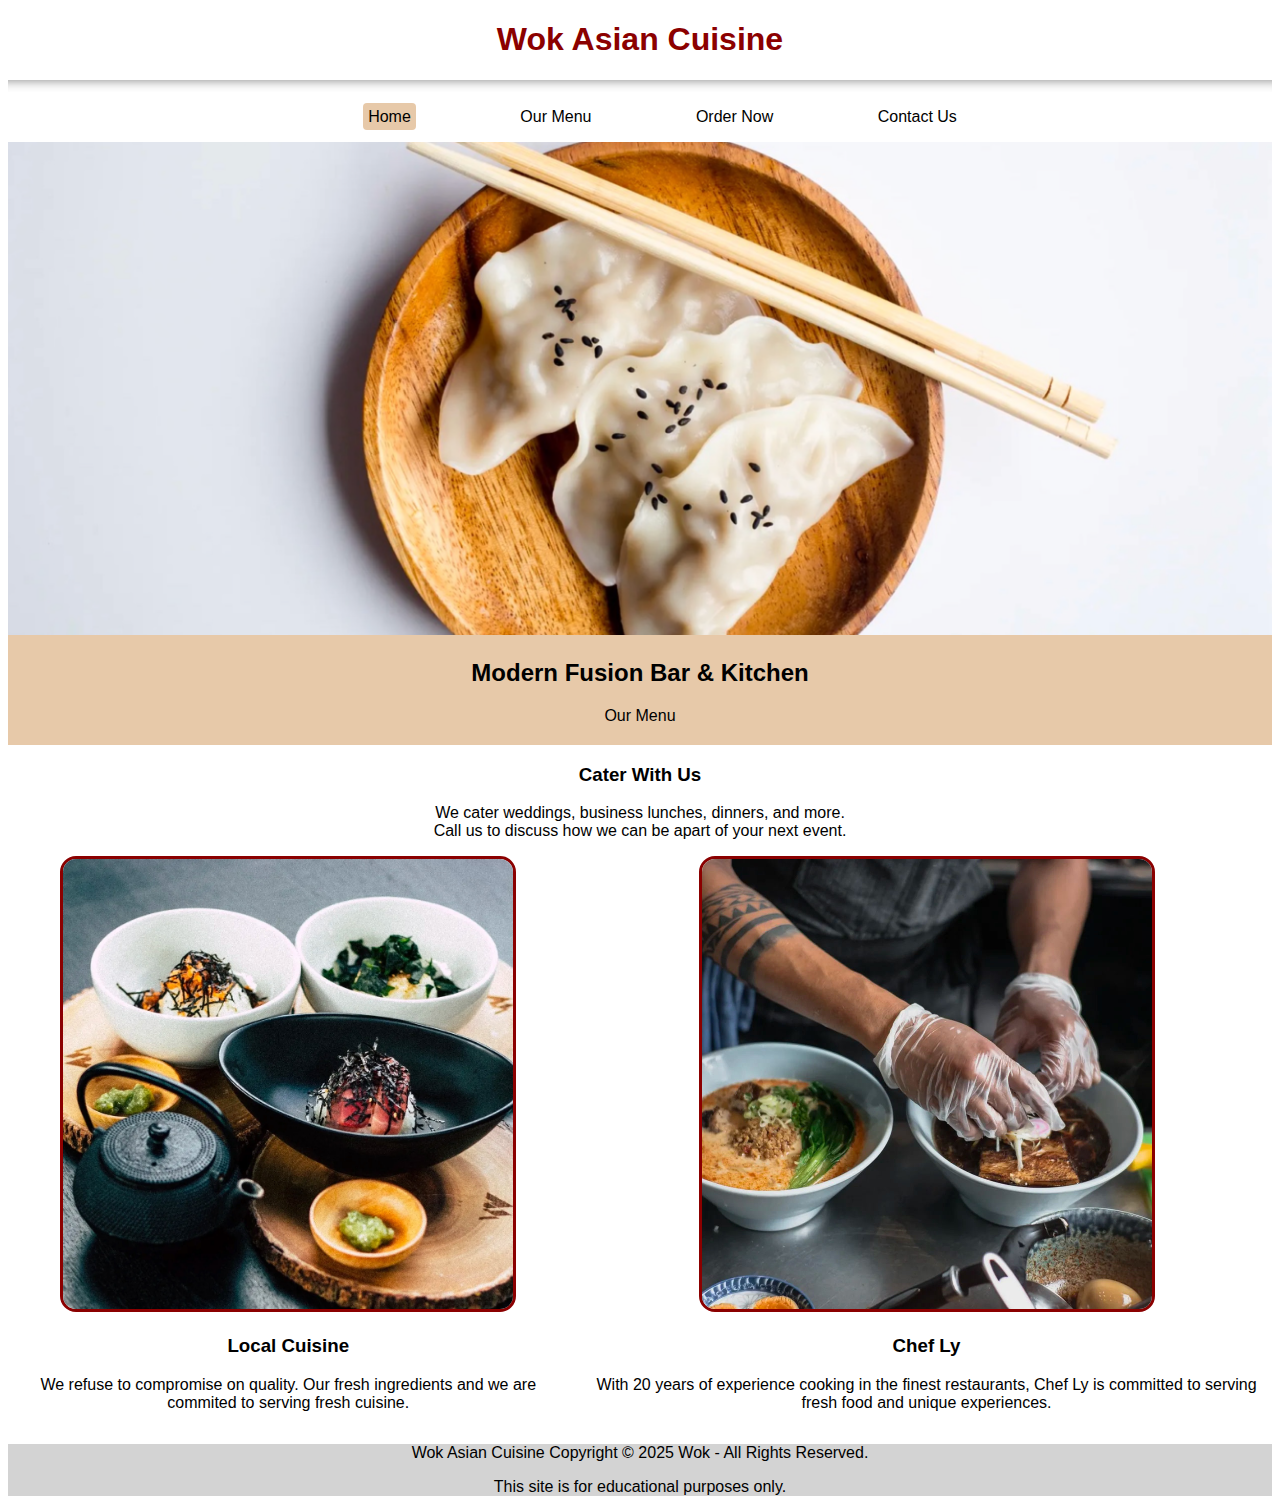
<file: wok-cuisine/index.html>
<!DOCTYPE html>
<html lang="en">
  <head>
    <meta charset="UTF-8" />
    <meta http-equiv="X-UA-Compatible" content="IE=edge" />
    <meta name="viewport" content="width=device-width, initial-scale=1.0" />
    <meta name="author" content="Brittany Miller" />
    <meta
      name="description"
      content="A really cool place to eat if you like asian cuisine. Wok asain cuisine"
    />
    <title>Wok Asian Cuisine</title>
    <link rel="icon" href="favicon.ico" type="image/x-icon"/>
    <link rel="stylesheet" href="styles.css"/>
  </head>
  <body>
    <header>
      <h1><a href="index.html">Wok Asian Cuisine</a></h1>
      <hr>
      <nav>
        <ul>
          <li class="nav active-page"><a href="index.html">Home</a></li>
          <li class="nav"><a href="#">Our Menu</a></li>
          <li class="nav"><a href="#">Order Now</a></li>
          <li class="nav"><a href="contact.html">Contact Us</a></li>
        </ul>
      </nav>
    </header>
    <main>
      <section class="topSection">
        <img
          src="header-img.png"
          alt="Picture of dumplings"
          class="dumplings"
        />
        <h2>Modern Fusion Bar & Kitchen</h2>
        <a href="#" class="ourMenu">Our Menu</a>
      </section>
      <h3>Cater With Us</h3>
      <p>
        We cater weddings, business lunches, dinners, and more. <br />
        Call us to discuss how we can be apart of your next event.
      </p>
      <section class="comboSection">
        <section class="lowerSection lowerOne">
          <img src="local.jpg" alt="Picture of a three course meal"/>
          <h3>Local Cuisine</h3>
          <p>
            We refuse to compromise on quality. Our fresh ingredients and we
            are commited to serving fresh cuisine.
          </p>
        </section>

        <section class="lowerSection">
          <img src="chef.jpg" alt="Chef Ly making food." />
          <h3>Chef Ly</h3>
          <p>
            With 20 years of experience cooking in the finest restaurants, Chef
            Ly is committed to serving fresh food and unique experiences.
          </p>
        </section>
      </section>
    </main>
    <footer>
      <p>Wok Asian Cuisine Copyright &copy; 2025 Wok - All Rights Reserved.</p>
      <p>This site is for educational purposes only.</p>
    </footer>
  </body>
</html>
</file>
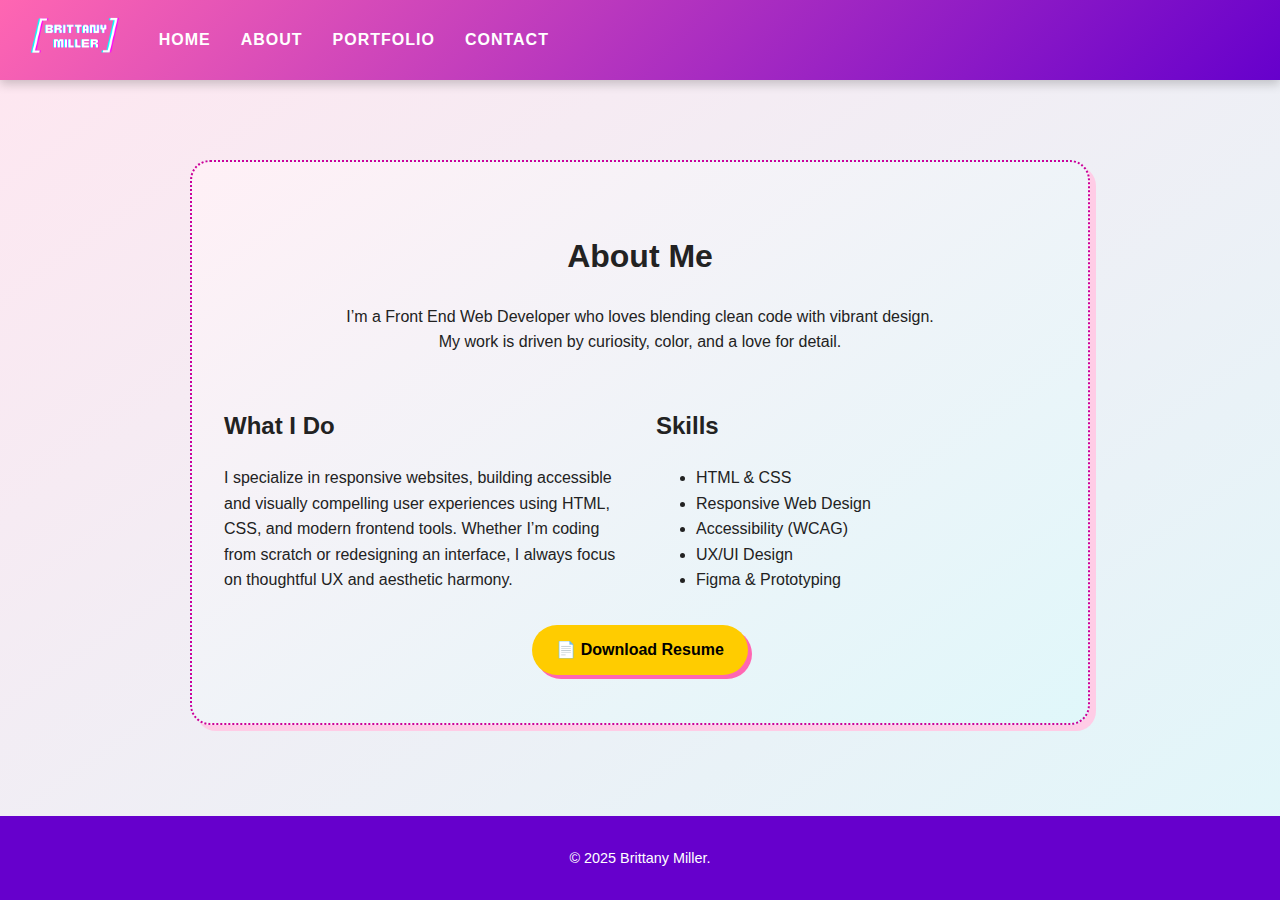
<file: about.html>
<!DOCTYPE html>
<html lang="en">
<head>
  <meta charset="UTF-8">
  <title>About Me | Brittany Miller</title>
  <link rel="stylesheet" href="style.css">
</head>
<body>
  <header>
    <nav>
       <a href="index.html" class="logo">
      <img src="images/logo.png" alt="My Portfolio Logo">
    </a>
      <a href="index.html">Home</a>
      <a href="about.html">About</a>
      <a href="portfolio.html">Portfolio</a>
      <a href="contact.html">Contact</a>
    </nav>
  </header>

  <main>
<main>
  <section class="about-section">
    <h1>About Me</h1>
    <p class="intro">I’m a Front End Web Developer who loves blending clean code with vibrant design. </br> My work is driven by curiosity, color, and a love for detail.</p>

    <div class="about-columns">
      <div class="bio">
        <h2>What I Do</h2>
        <p>I specialize in responsive websites, building accessible and visually compelling user experiences using HTML, CSS, and modern frontend tools. Whether I’m coding from scratch or redesigning an interface, I always focus on thoughtful UX and aesthetic harmony.</p>
      </div>

      <div class="skills">
        <h2>Skills</h2>
        <ul>
          <li>HTML & CSS</li>
          <li>Responsive Web Design</li>
          <li>Accessibility (WCAG)</li>
          <li>UX/UI Design</li>
          <li>Figma & Prototyping</li>
        </ul>
      </div>
    </div>

    <a href="Brittany Miller Resume.pdf" target="_blank" rel="noopener noreferrer" class="btn resume-btn">📄 Download Resume</a>
  </section>
</main>

  </main>

  <footer>
    <p>&copy; 2025 Brittany Miller.</p>
  </footer>
</body>
</html>
</file>
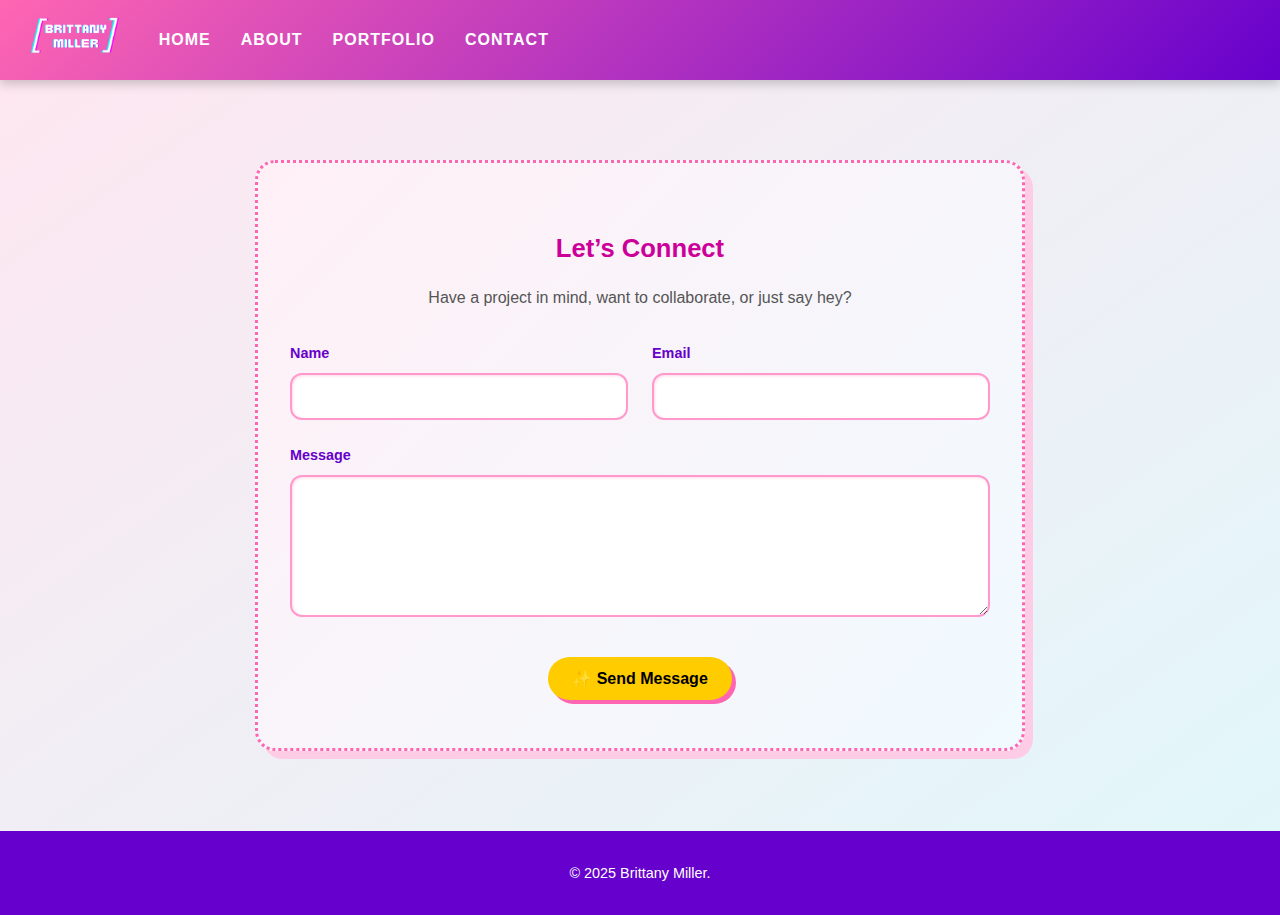
<file: contact.html>
<!DOCTYPE html>
<html lang="en">
<head>
  <meta charset="UTF-8" />
  <meta name="viewport" content="width=device-width, initial-scale=1.0"/>
  <title>Contact | Brittany Miller</title>
  <link rel="stylesheet" href="style.css" />
  <link href="https://fonts.googleapis.com/css2?family=Press+Start+2P&family=Montserrat:wght@400;700&display=swap" rel="stylesheet">
</head>
<body>
  <header>
    <nav>
       <a href="index.html" class="logo">
      <img src="images/logo.png" alt="My Portfolio Logo">
    </a>
      <a href="index.html">Home</a>
      <a href="about.html">About</a>
      <a href="portfolio.html">Portfolio</a>
      <a href="contact.html">Contact</a>
    </nav>
  </header>

  <main>
    <section class="contact-section">
  <h1>Let’s Connect</h1>
  <p>Have a project in mind, want to collaborate, or just say hey?</p>

  <form class="contact-form" action="mailto:your-email@example.com" method="POST" enctype="text/plain">
    <div class="form-group">
      <label for="name">Name</label>
      <input type="text" id="name" name="name" required />
    </div>

    <div class="form-group">
      <label for="email">Email</label>
      <input type="email" id="email" name="email" required />
    </div>

    <div class="form-group full-width">
      <label for="message">Message</label>
      <textarea id="message" name="message" rows="6" required></textarea>
    </div>

    <button type="submit" class="btn">✨ Send Message</button>
  </form>
</section>

  </main>

  <footer>
    <p>&copy; 2025 Brittany Miller.</p>
  </footer>
</body>
</html>
</file>
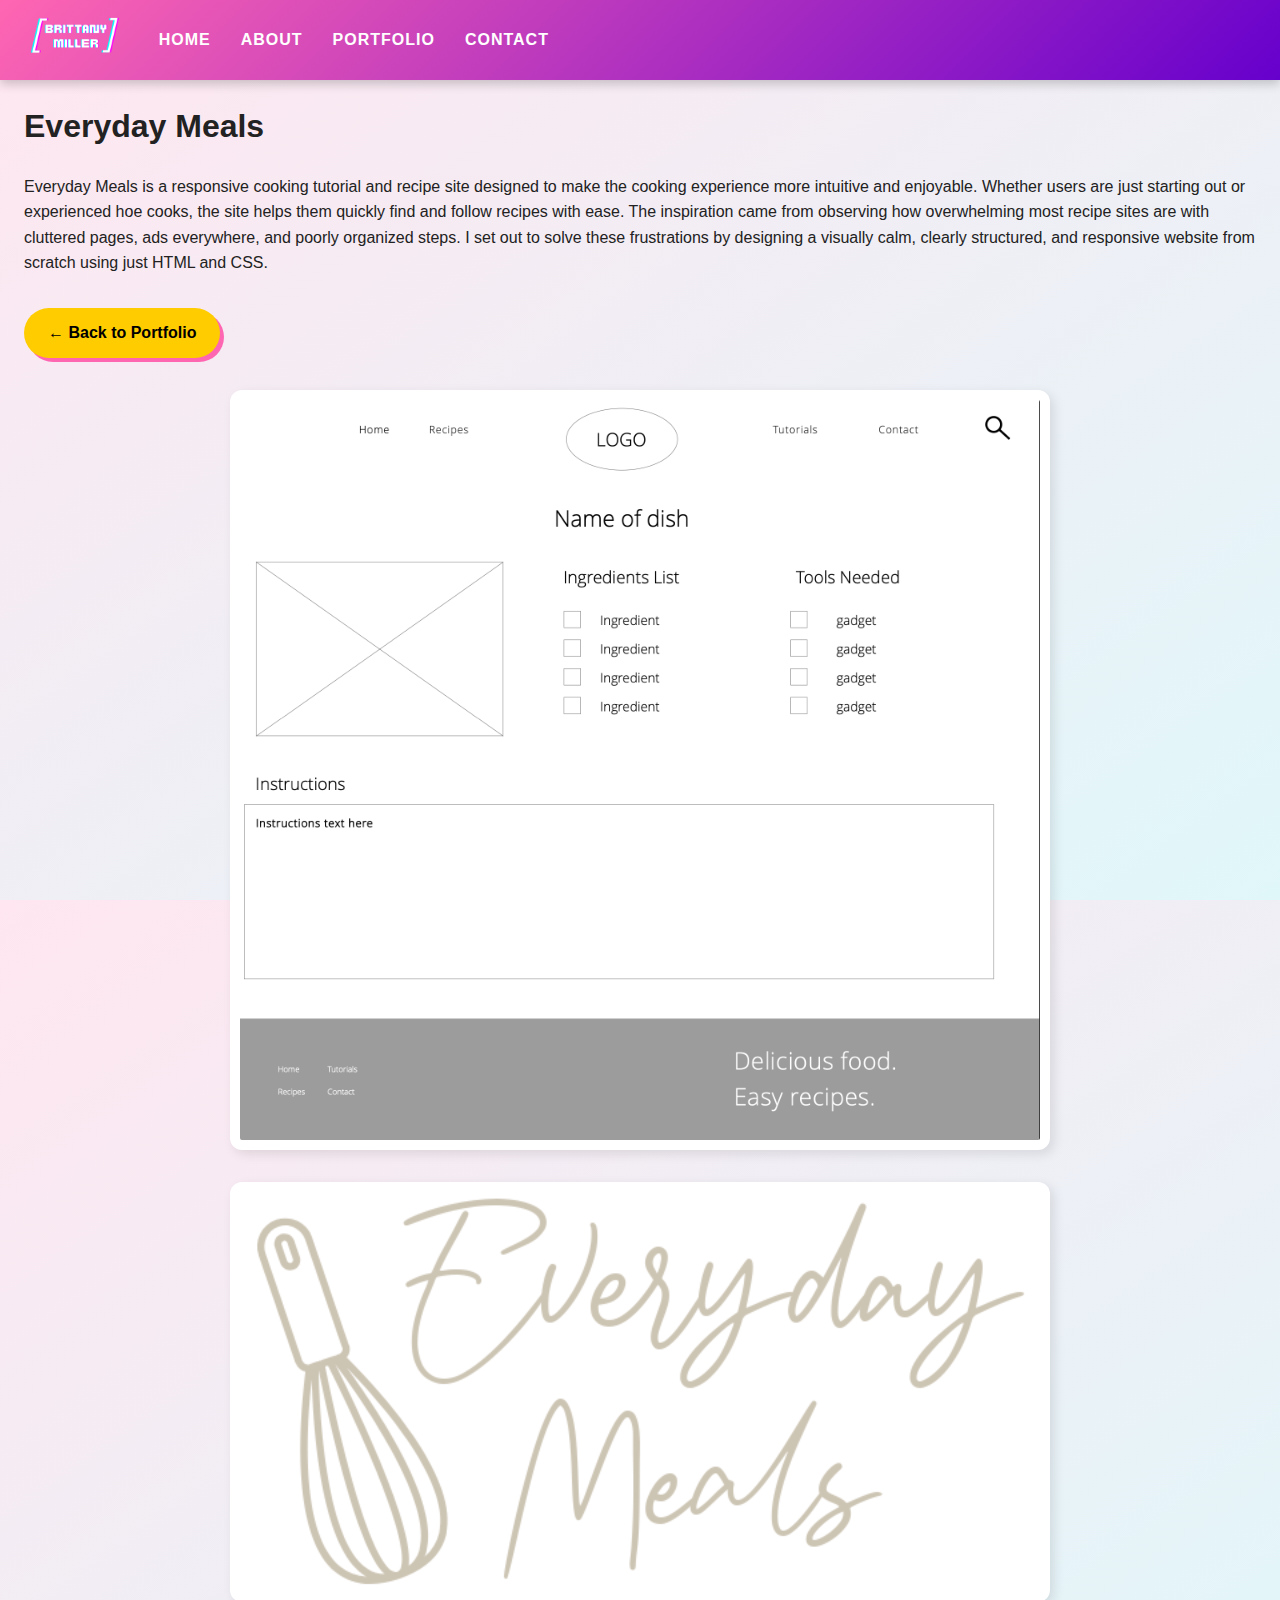
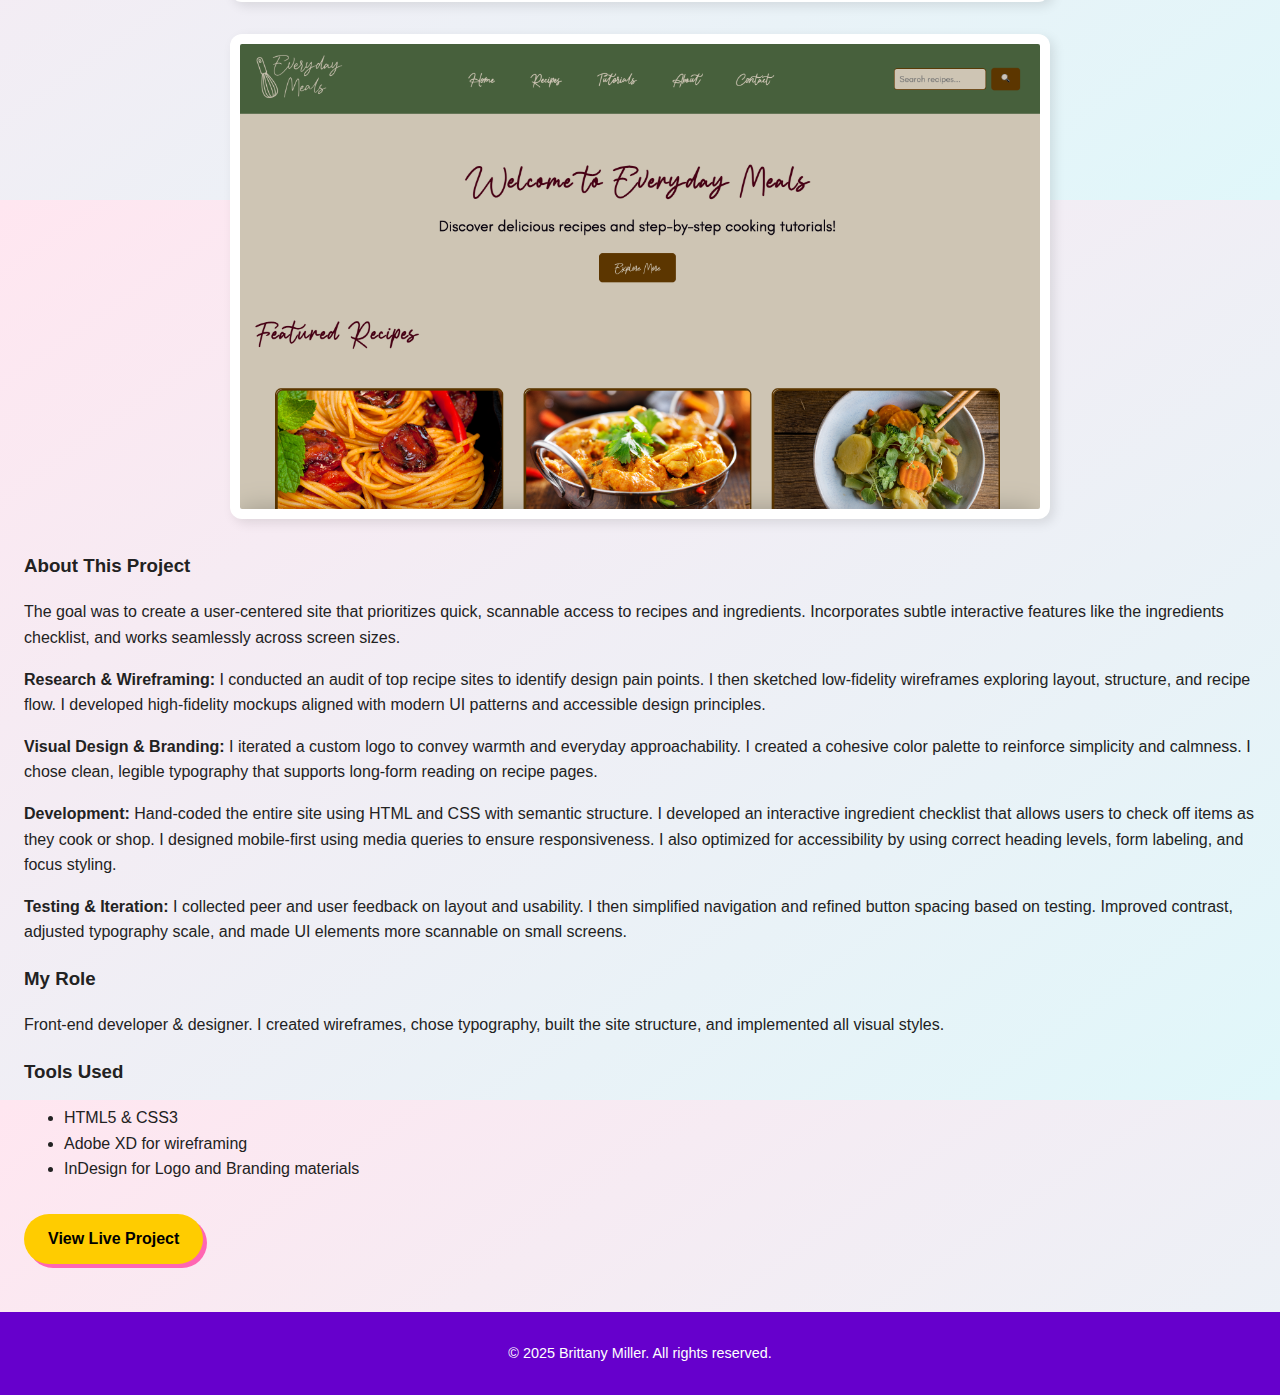
<file: everyday-meals.html>
<!DOCTYPE html>
<html lang="en">
<head>
  <meta charset="UTF-8" />
  <meta name="viewport" content="width=device-width, initial-scale=1.0" />
  <title>Everyday Meals | Brittany Miller</title>
  <link rel="stylesheet" href="style.css" />
</head>
<body>
  <header>
    <nav>
       <a href="index.html" class="logo">
      <img src="images/logo.png" alt="My Portfolio Logo">
    </a>
      <a href="index.html">Home</a>
      <a href="about.html">About</a>
      <a href="portfolio.html">Portfolio</a>
      <a href="contact.html">Contact</a>
    </nav>
  </header>

  <main>
    <section class="project-hero">
      <div class="container">
        <h1>Everyday Meals</h1>
        <p>Everyday Meals is a responsive cooking tutorial and recipe site designed to make the
cooking experience more intuitive and enjoyable. Whether users are just starting out or
experienced hoe cooks, the site helps them quickly find and follow recipes with ease.
The inspiration came from observing how overwhelming most recipe sites are with
cluttered pages, ads everywhere, and poorly organized steps. I set out to solve these
frustrations by designing a visually calm, clearly structured, and responsive website
from scratch using just HTML and CSS.</p>
        <a href="portfolio.html" class="btn">← Back to Portfolio</a>
      </div>
    </section>

    <section class="project-detail">
      <div class="container">
        <img src="images/meals-wireframe.png" alt="Everyday Meals Mockup" class="project-image" />
        <img src="images/meals-thumbnail.png" alt="Everyday Meals Logo" class="project-image" />
        <img src="images/meals-homepage.png" alt="Everyday Meals Homepage" class="project-image" />
         
        <h3>About This Project</h3>
        <p>The goal was to create a user-centered site that prioritizes quick, scannable access to
recipes and ingredients. Incorporates subtle interactive features like the ingredients
checklist, and works seamlessly across screen sizes.</p>
<p><strong>Research & Wireframing:</strong> I conducted an audit of top recipe sites to identify design pain
points. I then sketched low-fidelity wireframes exploring layout, structure, and recipe
flow. I developed high-fidelity mockups aligned with modern UI patterns and accessible
design principles.</p>
<p><strong>Visual Design & Branding:</strong> I iterated a custom logo to convey warmth and everyday
approachability. I created a cohesive color palette to reinforce simplicity and calmness.
I chose clean, legible typography that supports long-form reading on recipe pages.</p>
<p><strong>Development:</strong> Hand-coded the entire site using HTML and CSS with semantic structure.
I developed an interactive ingredient checklist that allows users to check off items as
they cook or shop. I designed mobile-first using media queries to ensure
responsiveness. I also optimized for accessibility by using correct heading levels, form
labeling, and focus styling.</p>
<p><strong>Testing & Iteration:</strong> I collected peer and user feedback on layout and usability. I then
simplified navigation and refined button spacing based on testing. Improved contrast,
adjusted typography scale, and made UI elements more scannable on small screens.</p>
        
        <h3>My Role</h3>
        <p>Front-end developer & designer. I created wireframes, chose typography, built the site structure, and implemented all visual styles.</p>
        
        <h3>Tools Used</h3>
        <ul>
          <li>HTML5 & CSS3</li>
          <li>Adobe XD for wireframing</li>
          <li>InDesign for Logo and Branding materials</li>
        </ul>
        
        <a href="https://bmille85.github.io/Everyday-Meals/" target="_blank" rel="noopener noreferrer" class="btn">View Live Project</a>
      </div>
    </section>
  </main>

  <footer>
    <p>&copy; 2025 Brittany Miller. All rights reserved.</p>
  </footer>
</body>
</html>
</file>
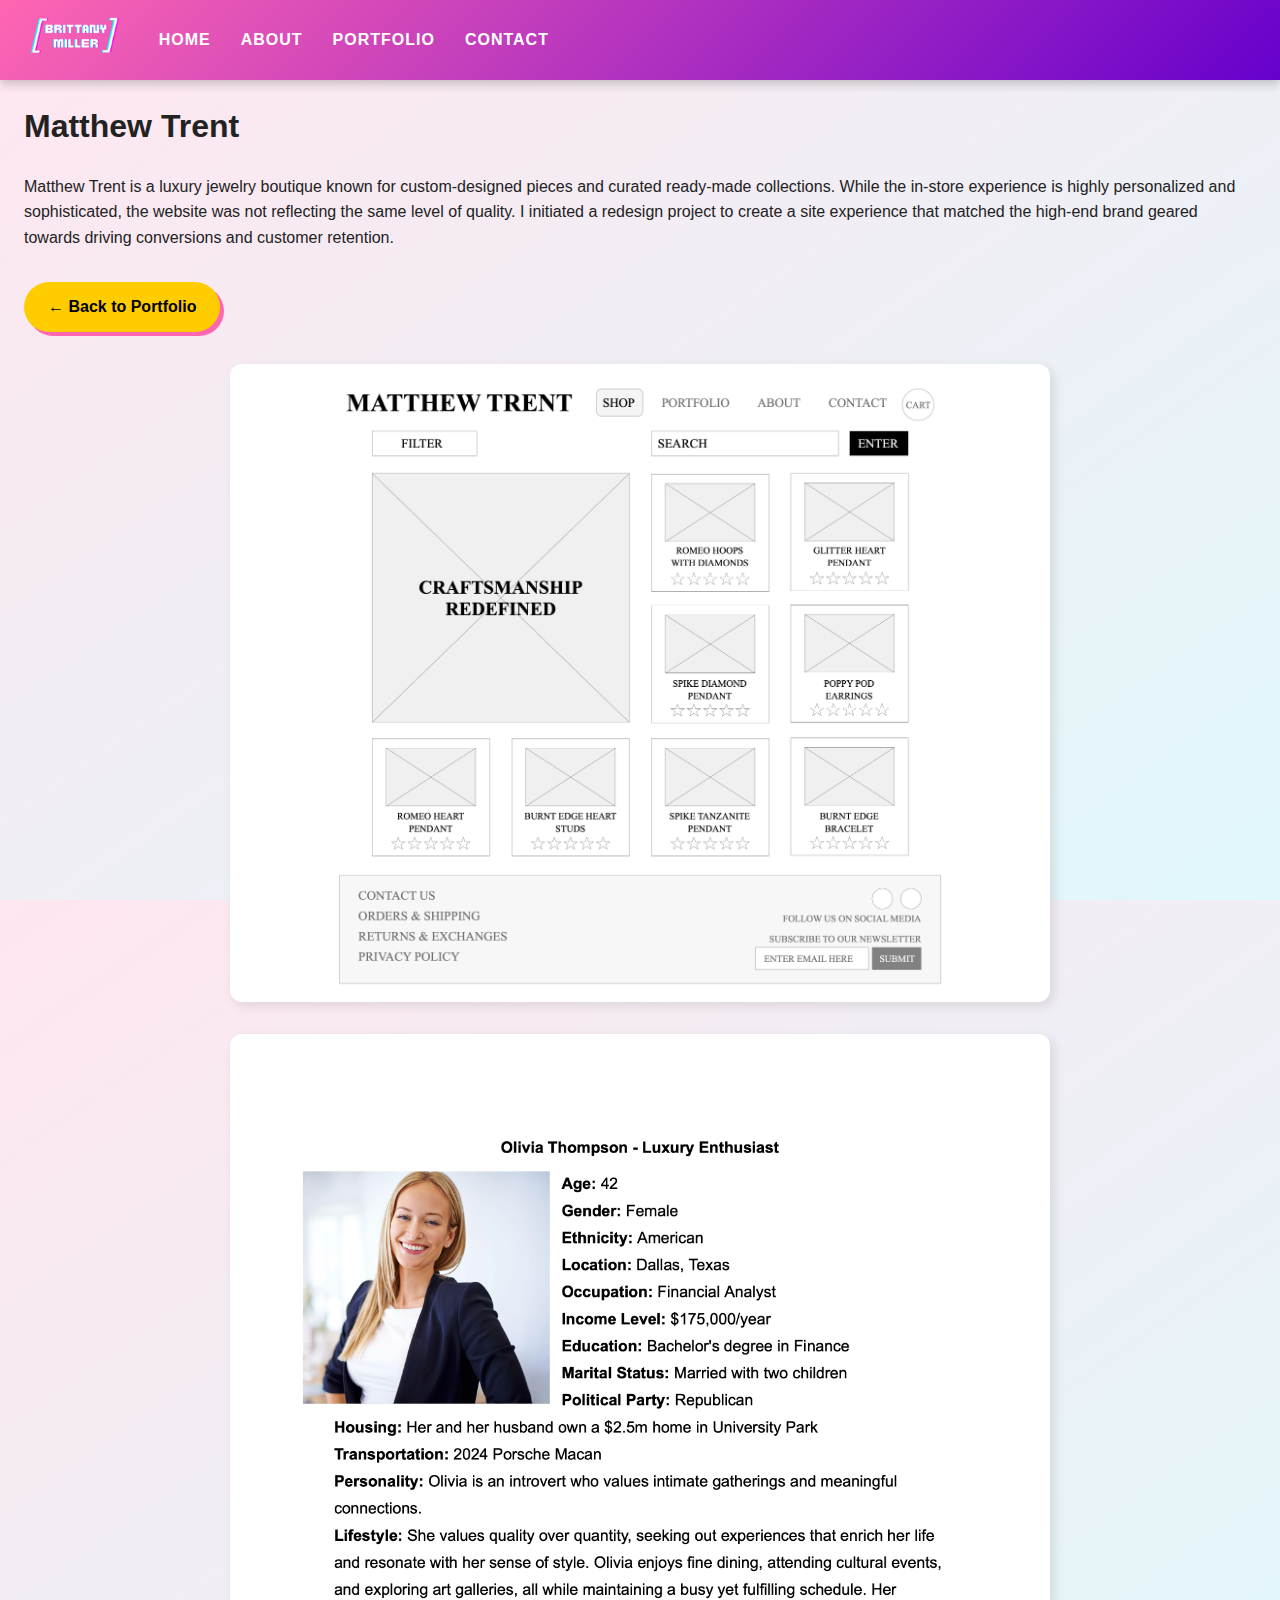
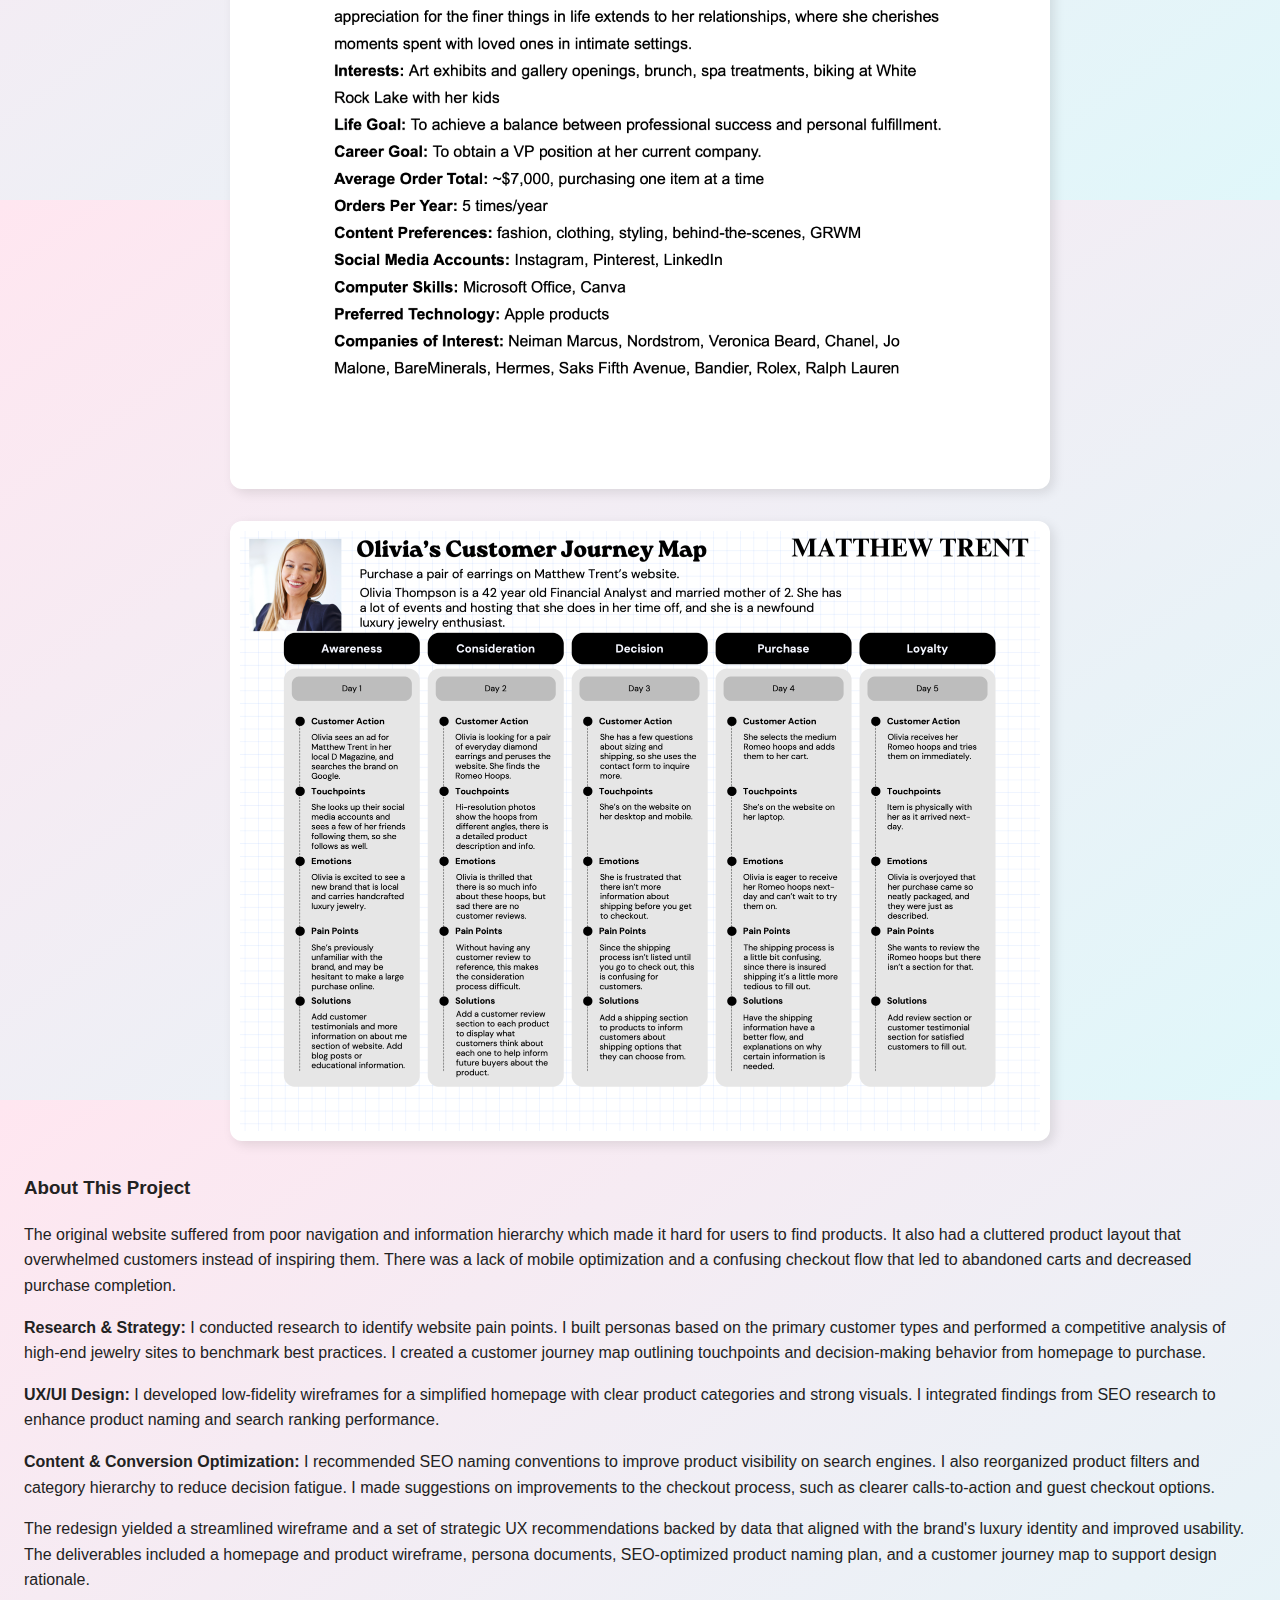
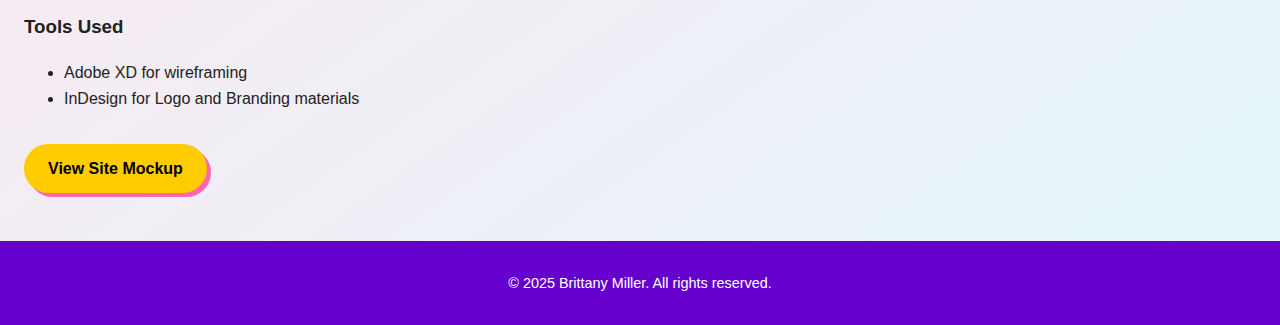
<file: matthew-trent.html>
<!DOCTYPE html>
<html lang="en">
<head>
  <meta charset="UTF-8" />
  <meta name="viewport" content="width=device-width, initial-scale=1.0" />
  <title>Matthew Trent | Brittany Miller</title>
  <link rel="stylesheet" href="style.css" />
</head>
<body>
  <header>
    <nav>
      <a href="index.html" class="logo">
        <img src="images/logo.png" alt="My Portfolio Logo">
      </a>
      <a href="index.html">Home</a>
      <a href="about.html">About</a>
      <a href="portfolio.html">Portfolio</a>
      <a href="contact.html">Contact</a>
    </nav>
  </header>

  <main>
    <section class="project-hero">
      <div class="container">
        <h1>Matthew Trent</h1>
        <p>Matthew Trent is a luxury jewelry boutique known for custom-designed pieces and curated ready-made collections. While the in-store experience is highly personalized and sophisticated, the website was not reflecting the same level of quality. I initiated a redesign project to create a site experience that matched the high-end brand geared towards driving conversions and customer retention.</p>
        <a href="portfolio.html" class="btn">← Back to Portfolio</a>
      </div>
    </section>

    <section class="project-detail">
      <div class="container">
        <img src="images/trent-wireframe.png" alt="Matthew Trent Wireframe" class="project-image" />
        <img src="images/trent-persona.png" alt="Matthew Trent Persona" class="project-image" />
        <img src="images/trent-customer-map.png" alt="Matthew Trent Customer Map" class="project-image" />

        <h3>About This Project</h3>
        <p>The original website suffered from poor navigation and information hierarchy which made it hard for users to find products. It also had a cluttered product layout that overwhelmed customers instead of inspiring them. There was a lack of mobile optimization and a confusing checkout flow that led to abandoned carts and decreased purchase completion.</p>

        <p><strong>Research & Strategy:</strong> I conducted research to identify website pain points. I built personas based on the primary customer types and performed a competitive analysis of high-end jewelry sites to benchmark best practices. I created a customer journey map outlining touchpoints and decision-making behavior from homepage to purchase.</p>

        <p><strong>UX/UI Design:</strong> I developed low-fidelity wireframes for a simplified homepage with clear product categories and strong visuals. I integrated findings from SEO research to enhance product naming and search ranking performance.</p>

        <p><strong>Content & Conversion Optimization:</strong> I recommended SEO naming conventions to improve product visibility on search engines. I also reorganized product filters and category hierarchy to reduce decision fatigue. I made suggestions on improvements to the checkout process, such as clearer calls-to-action and guest checkout options.</p>

        <p>The redesign yielded a streamlined wireframe and a set of strategic UX recommendations backed by data that aligned with the brand's luxury identity and improved usability. The deliverables included a homepage and product wireframe, persona documents, SEO-optimized product naming plan, and a customer journey map to support design rationale.</p>
        
        <h3>Tools Used</h3>
        <ul>
          <li>Adobe XD for wireframing</li>
          <li>InDesign for Logo and Branding materials</li>
        </ul>

        <a href="images/trent-wireframe.pdf" target="_blank" rel="noopener noreferrer" class="btn">View Site Mockup</a>
      </div>
    </section>
  </main>

  <footer>
    <p>&copy; 2025 Brittany Miller. All rights reserved.</p>
  </footer>
</body>
</html>
</file>
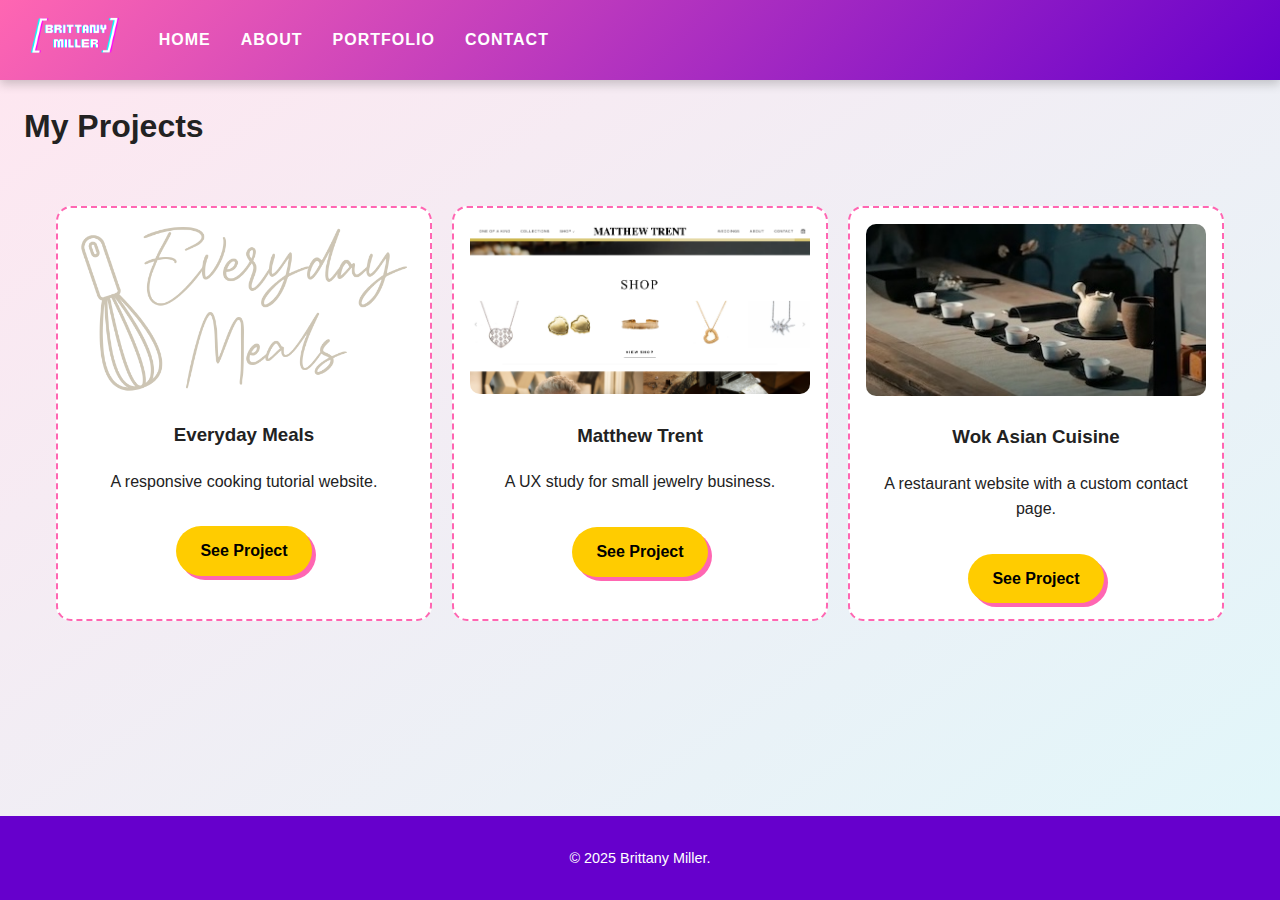
<file: portfolio.html>
<!DOCTYPE html>
<html lang="en">
<head>
  <meta charset="UTF-8">
  <title>Portfolio | Brittany Miller</title>
  <link rel="stylesheet" href="style.css">
</head>
<body>
  <header>
    <nav>
       <a href="index.html" class="logo">
      <img src="images/logo.png" alt="My Portfolio Logo">
    </a>
      <a href="index.html">Home</a>
      <a href="about.html">About</a>
      <a href="portfolio.html">Portfolio</a>
      <a href="contact.html">Contact</a>
    </nav>
  </header>

  <main>
    <h1>My Projects</h1>
    <div class="project-grid">
      <div class="project">
        <img src="images/meals-thumbnail.png" alt="Project 1">
        <h3>Everyday Meals</h3>
        <p>A responsive cooking tutorial website.</p>
        <a href="everyday-meals.html" class="btn">See Project</a>
      </div>
      
      <div class="project">
        <img src="images/trent-thumbnail.png" alt="Project 1">
        <h3>Matthew Trent</h3>
        <p>A UX study for small jewelry business.</p>
        <a href="matthew-trent.html" class="btn">See Project</a>
      </div>

      <div class="project">
        <img src="images/wok-thumbnail.jpg" alt="Project 1">
        <h3>Wok Asian Cuisine</h3>
        <p>A restaurant website with a custom contact page.</p>
        <a href="wok-cuisine.html" class="btn">See Project</a>
      </div>
    </div>
  </main>

  <footer>
    <p>&copy; 2025 Brittany Miller.</p>
  </footer>
</body>
</html>
</file>
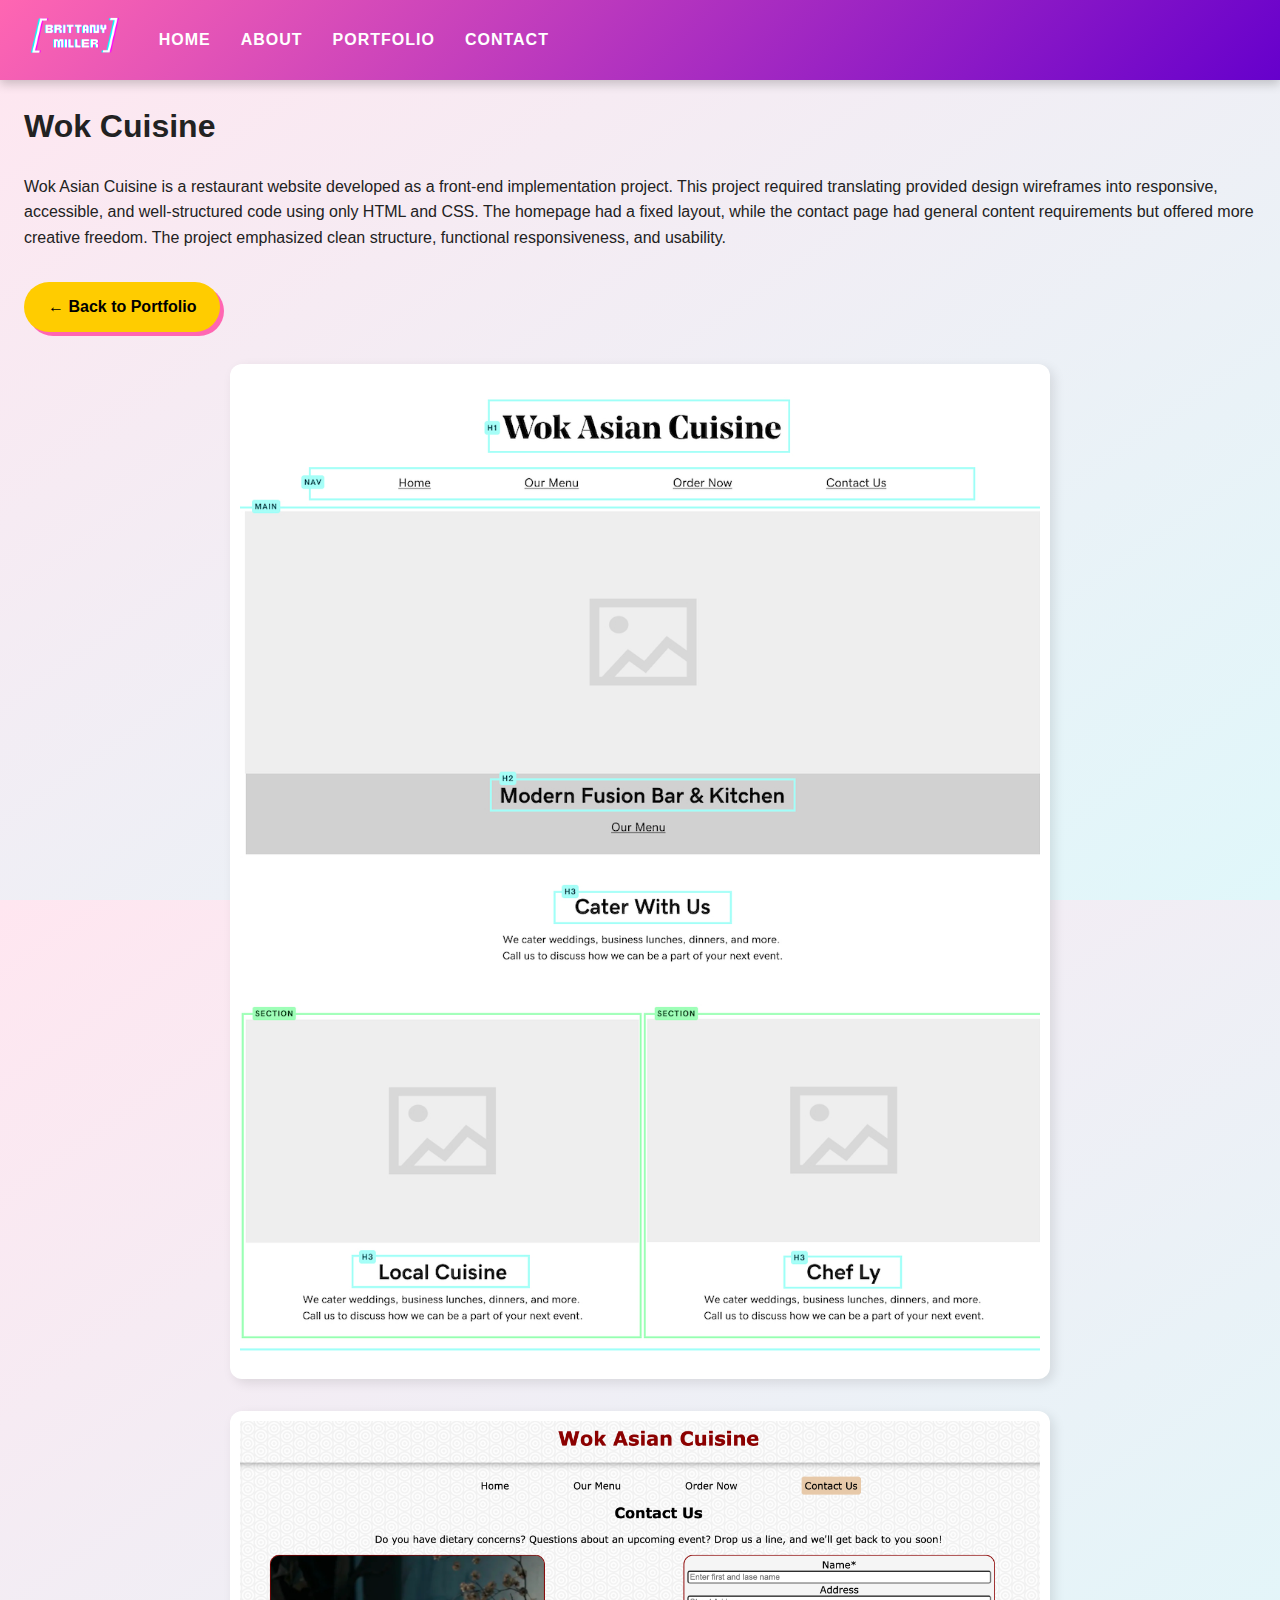
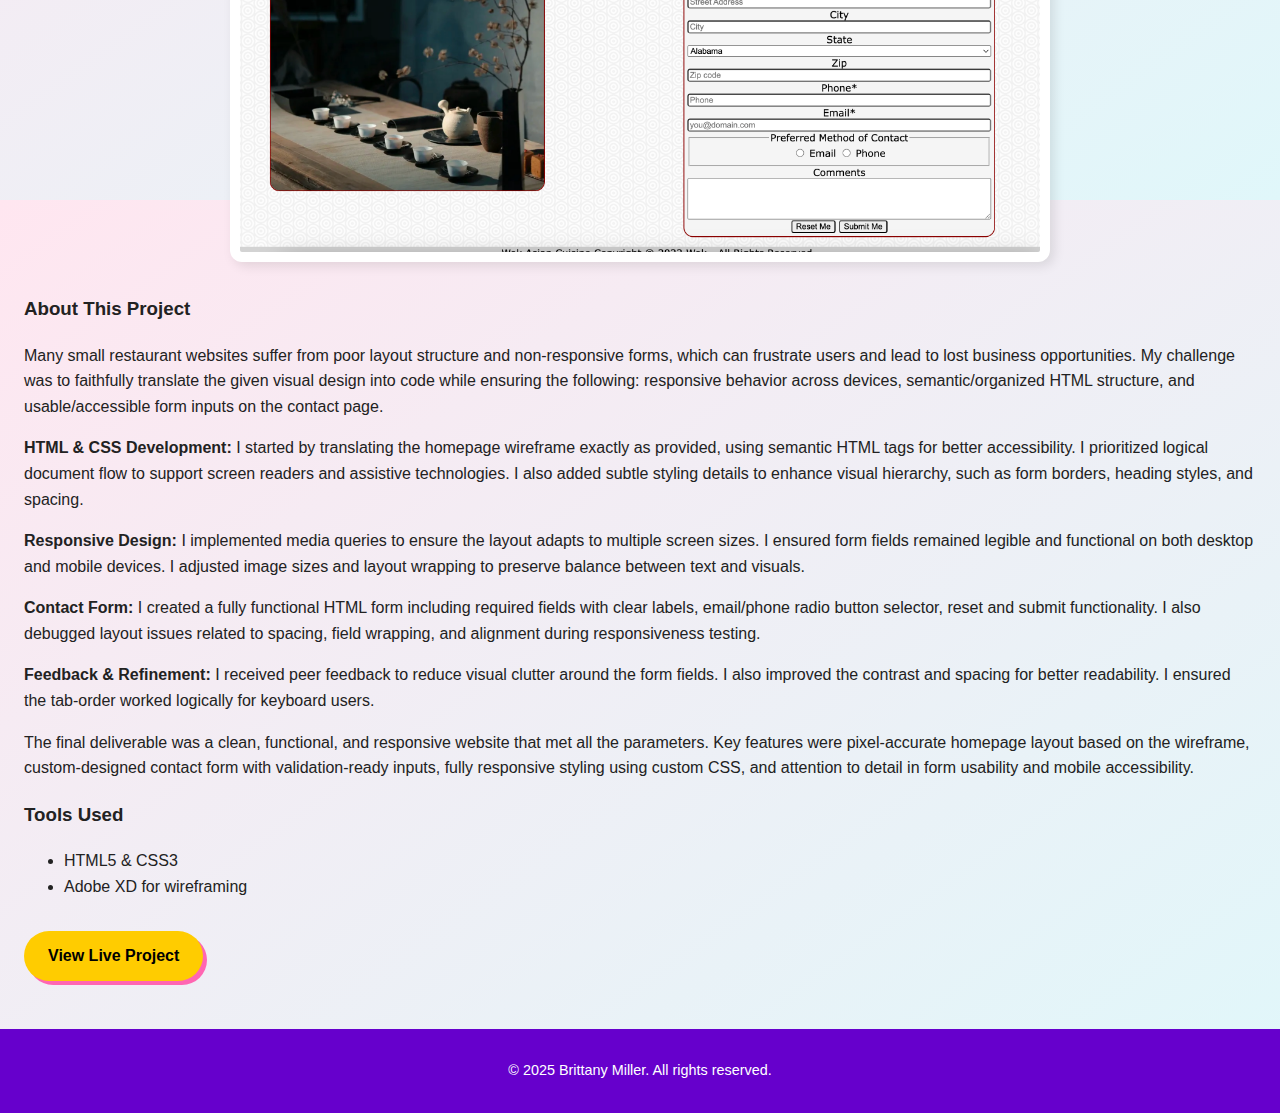
<file: wok-cuisine.html>
<!DOCTYPE html>
<html lang="en">
<head>
  <meta charset="UTF-8" />
  <meta name="viewport" content="width=device-width, initial-scale=1.0" />
  <title>Wok Cuisine | Brittany Miller</title>
  <link rel="stylesheet" href="style.css" />
</head>
<body>
  <header>
    <nav>
      <a href="index.html" class="logo">
        <img src="images/logo.png" alt="My Portfolio Logo">
      </a>
      <a href="index.html">Home</a>
      <a href="about.html">About</a>
      <a href="portfolio.html">Portfolio</a>
      <a href="contact.html">Contact</a>
    </nav>
  </header>

  <main>
    <section class="project-hero">
      <div class="container">
        <h1>Wok Cuisine</h1>
        <p>Wok Asian Cuisine is a restaurant website developed as a front-end implementation project. This project required translating provided design wireframes into responsive, accessible, and well-structured code using only HTML and CSS. The homepage had a fixed layout, while the contact page had general content requirements but offered more creative freedom. The project emphasized clean structure, functional responsiveness, and usability.</p>
        <a href="portfolio.html" class="btn">← Back to Portfolio</a>
      </div>
    </section>

    <section class="project-detail">
      <div class="container">
        <img src="images/wok-wireframe.png" alt="Wok Cuisine Wireframe" class="project-image" />
        <img src="images/wok-contact.png" alt="Wok Cuisine Contact Page" class="project-image" />

        <h3>About This Project</h3>
        <p>Many small restaurant websites suffer from poor layout structure and non-responsive forms, which can frustrate users and lead to lost business opportunities. My challenge was to faithfully translate the given visual design into code while ensuring the following: responsive behavior across devices, semantic/organized HTML structure, and usable/accessible form inputs on the contact page.</p>

        <p><strong>HTML & CSS Development:</strong> I started by translating the homepage wireframe exactly as provided, using semantic HTML tags for better accessibility. I prioritized logical document flow to support screen readers and assistive technologies. I also added subtle styling details to enhance visual hierarchy, such as form borders, heading styles, and spacing.</p>

        <p><strong>Responsive Design:</strong> I implemented media queries to ensure the layout adapts to multiple screen sizes. I ensured form fields remained legible and functional on both desktop and mobile devices. I adjusted image sizes and layout wrapping to preserve balance between text and visuals.</p>

        <p><strong>Contact Form:</strong> I created a fully functional HTML form including required fields with clear labels, email/phone radio button selector, reset and submit functionality. I also debugged layout issues related to spacing, field wrapping, and alignment during responsiveness testing.</p>

        <p><strong>Feedback & Refinement:</strong> I received peer feedback to reduce visual clutter around the form fields. I also improved the contrast and spacing for better readability. I ensured the tab-order worked logically for keyboard users.</p>

        <p>The final deliverable was a clean, functional, and responsive website that met all the parameters. Key features were pixel-accurate homepage layout based on the wireframe, custom-designed contact form with validation-ready inputs, fully responsive styling using custom CSS, and attention to detail in form usability and mobile accessibility.</p>

        <h3>Tools Used</h3>
        <ul>
          <li>HTML5 & CSS3</li>
          <li>Adobe XD for wireframing</li>
        </ul>

        <a href="wok-cuisine/index.html" target="_blank" rel="noopener noreferrer" class="btn">View Live Project</a>
      </div>
    </section>
  </main>

  <footer>
    <p>&copy; 2025 Brittany Miller. All rights reserved.</p>
  </footer>
</body>
</html>
</file>
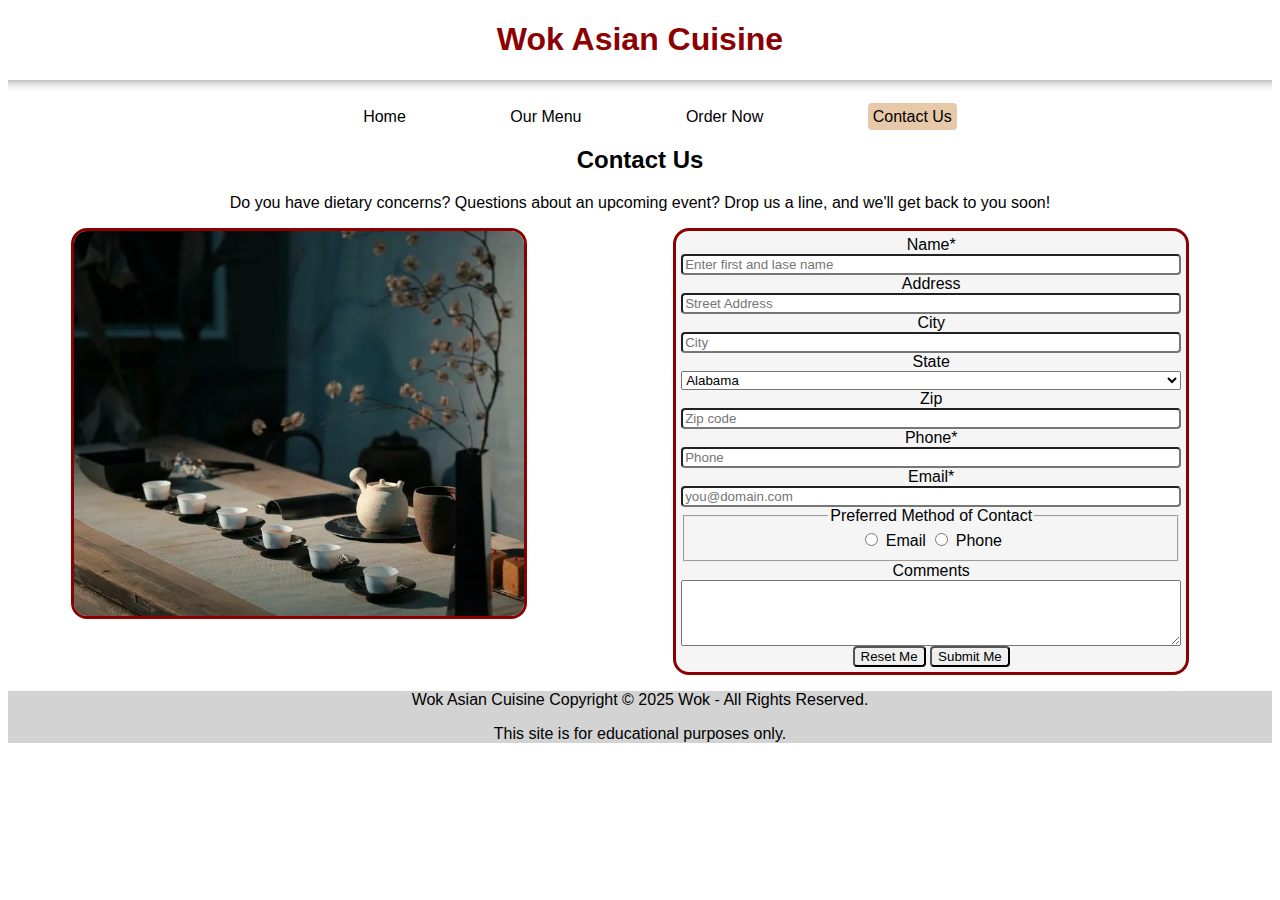
<file: wok-cuisine/contact.html>
<!DOCTYPE html>
<html lang="en">
  <head>
    <title>Contact Us</title>
    <meta charset="utf-8" />
    <link href="styles.css" rel="stylesheet" />
    <meta name="author" content="Brittany Miller" />
  </head>

  <body>
    <header>
      <h1><a href="index.html">Wok Asian Cuisine</a></h1>
      <hr>
      <nav>
        <ul>
          <li class="nav"><a href="index.html">Home</a></li>
          <li class="nav"><a href="#">Our Menu</a></li>
          <li class="nav"><a href="#">Order Now</a></li>
          <li class="nav active-page">
            <a href="contact.html">Contact Us</a>
          </li>
        </ul>
      </nav>
    </header>
    <main>
      <h2>Contact Us</h2>
      <p>
        Do you have dietary concerns? Questions about an upcoming event? Drop us
        a line, and we'll get back to you soon!
      </p>
      <img
        src="contact-img-optional2.jpg"
        class="contactImg"
        alt="image of table with place setting for tea."
      />
      <form
        id="contact"
        method="post"
        action="https://wp.zybooks.com/form-viewer.php"
      >
        <label for="myName">Name*</label>
        <input
          type="text"
          name="myName"
          id="myName"
          required
          placeholder="Enter first and lase name"
        />

        <label for="myAddress">Address</label>
        <input
          type="text"
          name="myAddress"
          id="myAddress"
          placeholder="Street Address"
        />

        <label for="myCity">City</label>
        <input type="text" name="myCity" id="myCity" placeholder="City" />

        <label for="myState">State</label>
        <select size="1" name="myState" id="myState">
          <option value="AL">Alabama</option>
          <option value="AK">Alaska</option>
          <option value="AZ">Arizona</option>
          <option value="AR">Arkansas</option>
          <option value="CA">California</option>
          <option value="CO">Colorado</option>
          <option value="CT">Connecticut</option>
          <option value="DE">Delaware</option>
          <option value="DC">District Of Columbia</option>
          <option value="FL">Florida</option>
          <option value="GA">Georgia</option>
          <option value="HI">Hawaii</option>
          <option value="ID">Idaho</option>
          <option value="IL">Illinois</option>
          <option value="IN">Indiana</option>
          <option value="IA">Iowa</option>
          <option value="KS">Kansas</option>
          <option value="KY">Kentucky</option>
          <option value="LA">Louisiana</option>
          <option value="ME">Maine</option>
          <option value="MD">Maryland</option>
          <option value="MA">Massachusetts</option>
          <option value="MI">Michigan</option>
          <option value="MN">Minnesota</option>
          <option value="MS">Mississippi</option>
          <option value="MO">Missouri</option>
          <option value="MT">Montana</option>
          <option value="NE">Nebraska</option>
          <option value="NV">Nevada</option>
          <option value="NH">New Hampshire</option>
          <option value="NJ">New Jersey</option>
          <option value="NM">New Mexico</option>
          <option value="NY">New York</option>
          <option value="NC">North Carolina</option>
          <option value="ND">North Dakota</option>
          <option value="OH">Ohio</option>
          <option value="OK">Oklahoma</option>
          <option value="OR">Oregon</option>
          <option value="PA">Pennsylvania</option>
          <option value="RI">Rhode Island</option>
          <option value="SC">South Carolina</option>
          <option value="SD">South Dakota</option>
          <option value="TN">Tennessee</option>
          <option value="TX">Texas</option>
          <option value="UT">Utah</option>
          <option value="VT">Vermont</option>
          <option value="VA">Virginia</option>
          <option value="WA">Washington</option>
          <option value="WV">West Virginia</option>
          <option value="WI">Wisconsin</option>
          <option value="WY">Wyoming</option>
        </select>

        <label for="myZip">Zip</label>
        <input type="text" name="myZip" id="myZip" placeholder="Zip code" />

        <label for="myPhone">Phone*</label>
        <input
          type="tel"
          name="myPhone"
          id="myPhone"
          placeholder="Phone"
          required
        />

        <label for="myEmail">Email*</label>
        <input
          type="email"
          name="myEmail"
          id="myEmail"
          placeholder="you@domain.com"
          required
        />

        <fieldset>
          <legend>Preferred Method of Contact</legend>
          <input type="radio" name="prefContact" id="prefEmail" value="Email" />
          <label for="prefEmail">Email</label>

          <input type="radio" name="prefContact" id="prefPhone" value="Phone" />
          <label for="prefPhone">Phone</label>
        </fieldset>

        <label for="myComments" id="label-block">Comments</label>
        <textarea
          name="myComments"
          id="myComments"
          rows="4"
          cols="40"
        ></textarea>

        <section id="myButtons">
          <input type="reset" id="myReset" value="Reset Me" />

          <input type="submit" id="mySubmit" value="Submit Me" />
        </section>
      </form>
    </main>
    <footer>
      <p>Wok Asian Cuisine Copyright &copy; 2025 Wok - All Rights Reserved.</p>
      <p>This site is for educational purposes only.</p>
    </footer>
  </body>
</html>
</file>
<file: wok-cuisine/styles.css>
body {
  text-align: center;
  font-family: Verdana, Geneva, Tahoma, sans-serif;
  background-color: white;
  background-image: url("https://www.transparenttextures.com/patterns/dimension.png");
}

.nav {
  text-decoration: none;
  display: inline;
  margin: 50px;

}

.nav a {
  color: black;
  text-decoration: none;
}

.nav a:hover {
  background-color: darkred;
  text-decoration: none;
  color: white;
  padding: 5px;
  border-radius: 4px;
}

.active-page a{
  background-color: #e7c9a9;
  text-decoration: none;
  padding: 5px;
  border-radius: 4px;
}

h1 a {
  text-decoration: none;
  color: darkred;
}

hr {
  height: 12px;
  border: 0;
  box-shadow: inset 0 12px 12px -12px rgba(0, 0, 0, 0.5);
}

.dumplings {
  width: 100%;
}

.ourMenu {
  color: black;
  background-color: #e7c9a9;
  text-decoration: none;
}

.ourMenu:hover {
  background-color: darkred;
  color: white;
  padding: 5px;
  border-radius: 4px;
}

.topSection {
  background-color: #e7c9a9;
  padding-bottom: 20px;
  display: block;
}

.comboSection {
  display: flex;
}

.comboSection img {
  border: solid;
  border-radius: 16px;
  border-color: darkred;
  width: 450px;
  height: auto;
}

.lowerSection {
  flex-direction: row;
}

.lowerOne {
  margin-right: 1%;
}

footer {
  background-color: lightgrey;
}

form {
  display: grid;
  width: 500px;
  border: solid;
  border-color: darkred;
  margin: auto;
  border-radius: 16px;
  background-color: whitesmoke;
  padding: 5px;
}

form input {
  border: inset solid;
  border-radius: 4px;

  
}

.contactImg {
  width: 450px;
  float: left;
  border-radius: 16px;
  border: solid;
  border-color: darkred;
  margin-left: 5%;
  margin-right: 5%;
}
</file>
<file: style.css>
/* Base styles */
html, body {
  height: 100%;
  margin: 0;
  padding: 0;
  font-family: 'Verdana', 'Arial', sans-serif;
  background: linear-gradient(to bottom right, #ffe6f0, #e0f7fa);
  line-height: 1.6;
  color: #222;
  display: flex;
  flex-direction: column; /* Sticky footer support */
}

main {
  flex: 1; /* Pushes footer to bottom if content is short */
  padding: 0 1.5rem;
}

/* Header styles */
header {
  background: linear-gradient(135deg, #ff66b2, #6600cc);
  color: white;
  padding: 1rem;
  box-shadow: 0 4px 10px rgba(0, 0, 0, 0.2);
}

nav {
  display: flex;
  align-items: center; /* Vertically align logo & links */
}

nav .logo img {
  height: 40px; /* Adjust size as needed */
  width: auto; /* Keeps aspect ratio */
  margin-right: .5rem; /* Space between logo and links */
}

/* Navigation links */
nav a {
  color: #fff;
  margin: 0 15px;
  text-decoration: none;
  font-weight: bold;
  text-transform: uppercase;
  letter-spacing: 1px;
}

/* Hero Section */
.hero {
  background: url('images/halftone-bg.png'), radial-gradient(circle, #fffacd, #fcb6f4);
  background-size: cover;
  text-align: center;
  padding: 4rem 1rem;
  color: #222;
}

.hero h1 {
  font-size: 3rem;
  color: #ff3399;
  text-shadow: 2px 2px #fff;
}

/* Buttons (shared styles) */
button,
.btn,
.resume-btn,
.contact-form .btn,
a.btn {
  display: inline-block;
  grid-column: span 2;
  margin-top: 1rem;
  justify-self: center;
  background: #ffcc00;
  color: #000;
  font-weight: bold;
  border-radius: 30px;
  padding: 12px 24px;
  font-size: 1rem;
  text-decoration: none;
  transition: all 0.3s ease;
  box-shadow: 4px 4px 0 #ff66b2;
  border: none;
  cursor: pointer;
}

button:hover,
.btn:hover,
.resume-btn:hover,
.contact-form .btn:hover,
a.btn:hover {
  background: #ff66b2;
  color: white;
  transform: translateY(-2px);
}

/* Add spacing below buttons to avoid footer overlap */
.project-detail .btn,
.everyday-meals .btn {
  margin-bottom: 3rem;
}

/* Project grid */
.project-grid {
  display: grid;
  grid-template-columns: repeat(auto-fill, minmax(300px, 1fr));
  gap: 20px;
  padding: 2rem;
}

.project {
  background: white;
  border: 2px dashed #ff66b2;
  border-radius: 15px;
  padding: 1rem;
  text-align: center;
  transition: transform 0.3s ease;
}

.project:hover {
  transform: scale(1.05);
}

.project img {
  max-width: 100%;
  border-radius: 10px;
}

/* Project detail images */
.project-image {
  max-width: 800px;
  width: 100%;
  display: block;
  margin: 2rem auto;
  padding: 10px;
  border-radius: 12px;
  box-shadow: 4px 4px 12px rgba(0, 0, 0, 0.1);
  background: #fff;
}

/* Contact section */
.contact-section {
  max-width: 700px;
  margin: 5rem auto;
  padding: 3rem 2rem;
  background: linear-gradient(135deg, #fff0f6, #f0faff);
  border: 3px dotted #ff66b2;
  border-radius: 20px;
  box-shadow: 8px 8px #ffcce6;
  text-align: center;
}

.contact-section h1 {
  font-size: 1.6rem;
  color: #cc0099;
  margin-bottom: 1rem;
}

.contact-section p {
  font-size: 1rem;
  color: #555;
  margin-bottom: 2rem;
}

.contact-form {
  display: grid;
  grid-template-columns: repeat(2, 1fr);
  gap: 1.5rem;
  text-align: left;
}

.contact-form .form-group {
  display: flex;
  flex-direction: column;
}

.contact-form .form-group.full-width {
  grid-column: span 2;
}

.contact-form label {
  font-weight: bold;
  margin-bottom: 0.5rem;
  color: #6600cc;
  font-size: 0.9rem;
}

.contact-form input,
.contact-form textarea {
  padding: 12px;
  border: 2px solid #ff99cc;
  border-radius: 12px;
  font-family: 'Montserrat', sans-serif;
  font-size: 1rem;
  background: white;
  box-shadow: inset 1px 1px 3px #ffd9e6;
}

.contact-form input:focus,
.contact-form textarea:focus {
  outline: none;
  border-color: #cc0099;
  box-shadow: 0 0 0 3px #ffccff;
}

/* About section */
.about-section {
  max-width: 900px;
  margin: 5rem auto;
  padding: 3rem 2rem;
  background: linear-gradient(145deg, #fff0f6, #e0f7fa);
  border-radius: 20px;
  border: 2px dotted #cc0099;
  box-shadow: 6px 6px #ffcce6;
  text-align: center;
  box-sizing: border-box;
}

.about-columns {
  display: grid;
  grid-template-columns: 1fr 1fr;
  gap: 2rem;
  margin-top: 2rem;
  text-align: left;
}

/* Responsive adjustments */
@media (max-width: 700px) {
  .about-columns {
    grid-template-columns: 1fr;
  }

  .about-section {
    padding: 2rem 1.2rem;
  }

  .about-section h1 {
    font-size: 1.5rem;
  }
}

/* Footer */
footer {
  position: relative;
  clear: both;
  text-align: center;
  background: #6600cc;
  color: white;
  padding: 1rem;
  font-size: 0.9rem;
}
</file>
